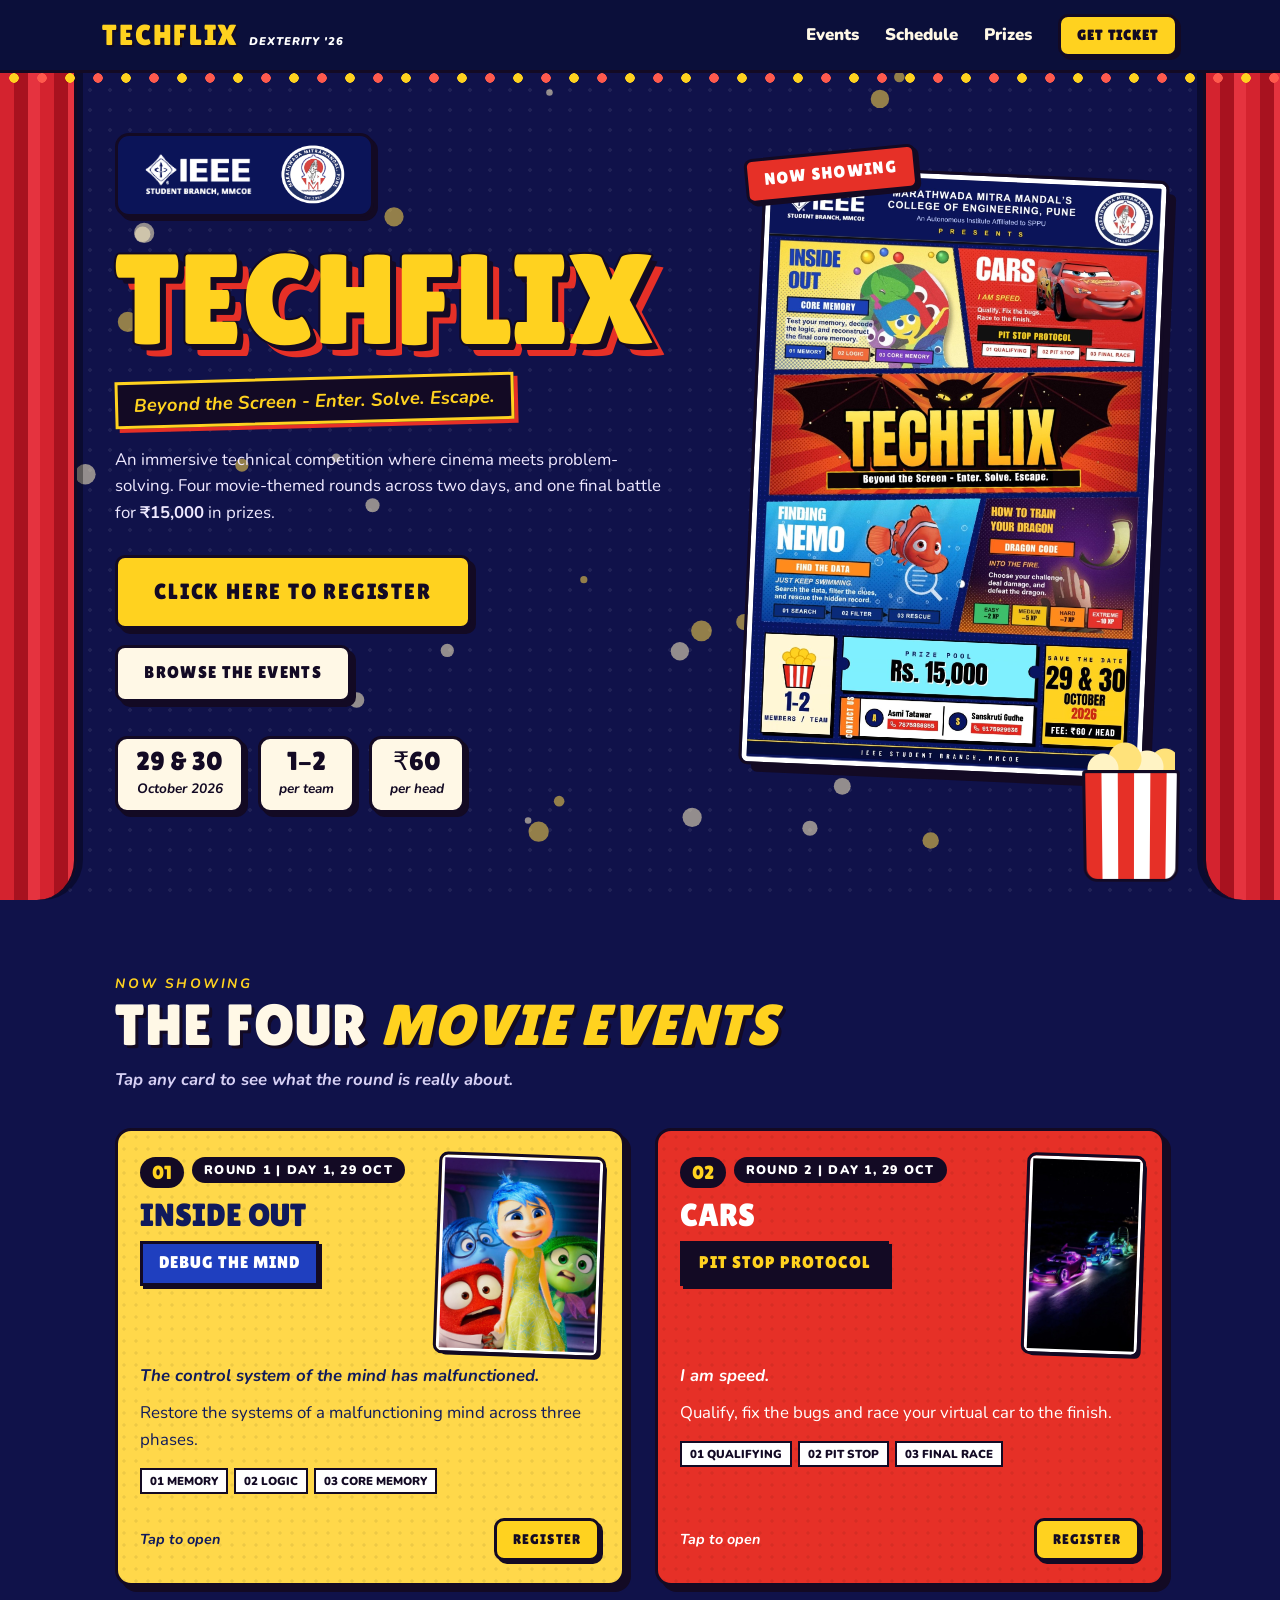
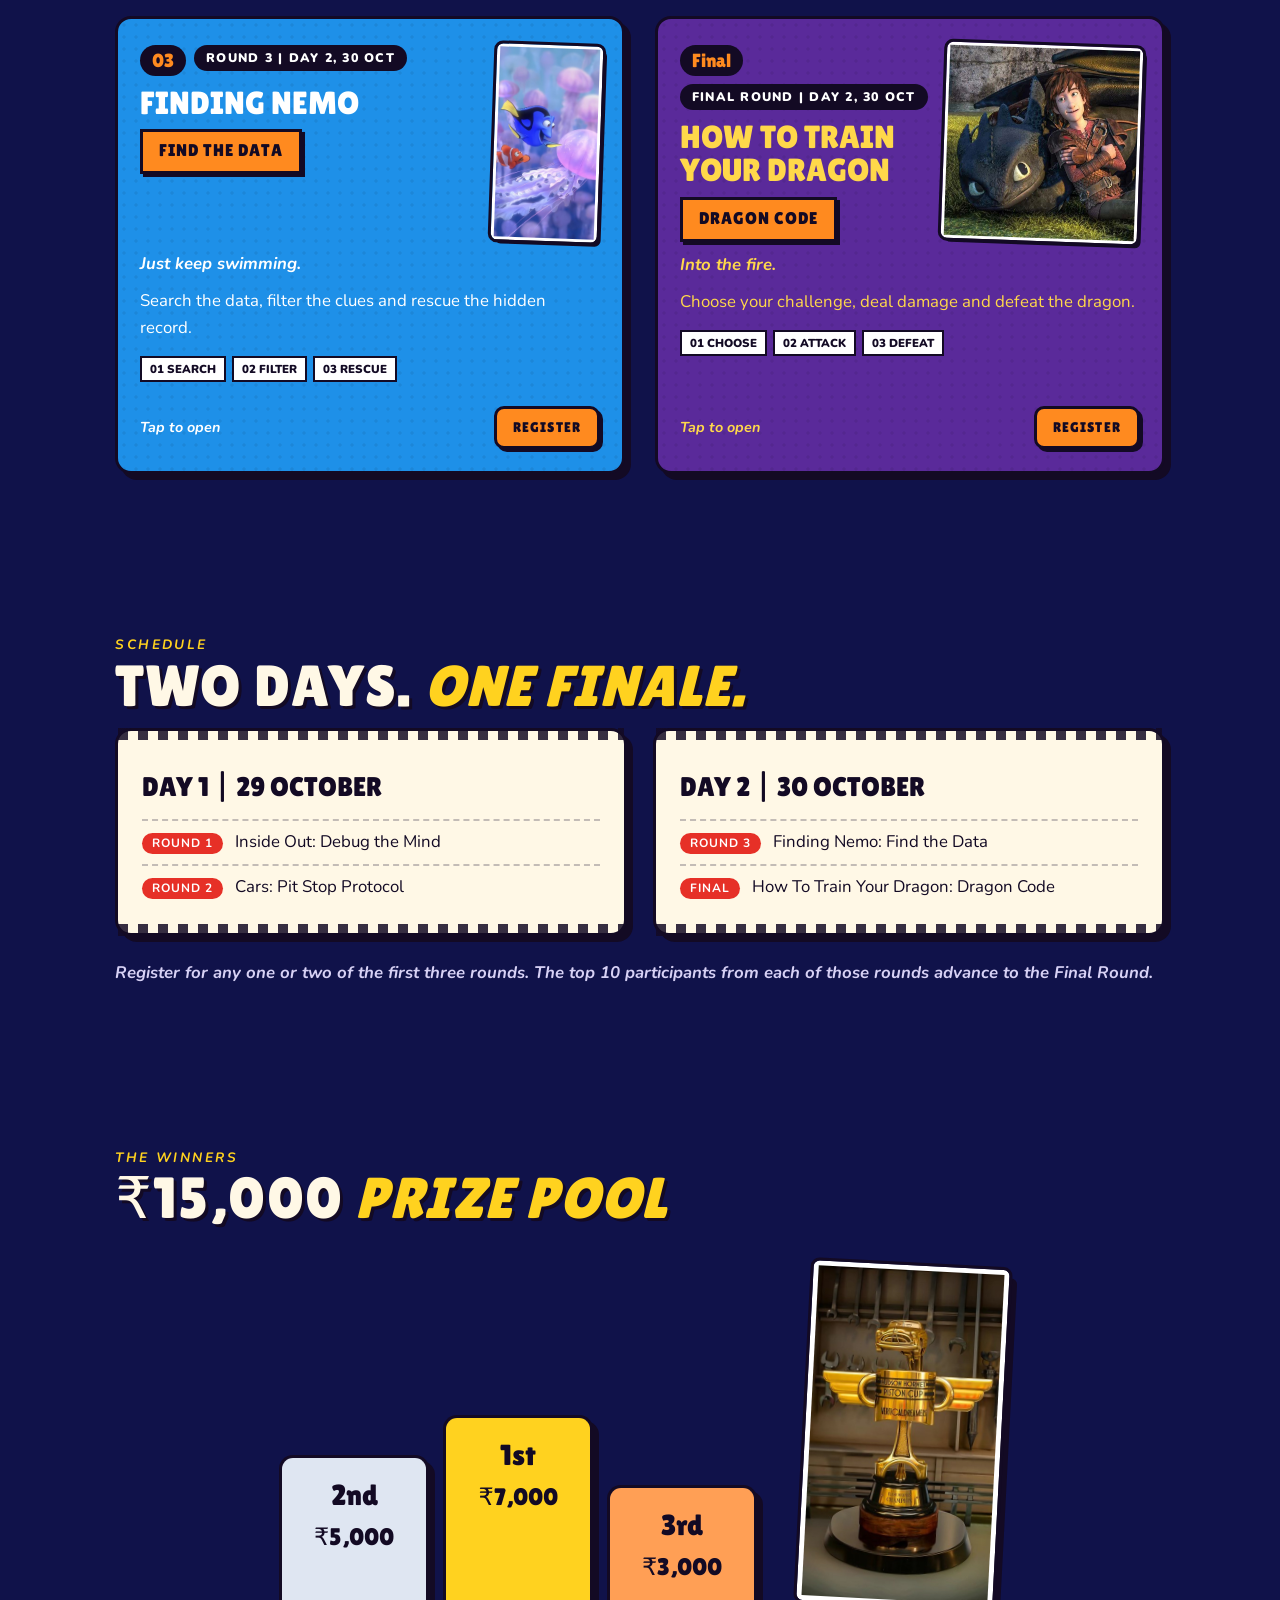
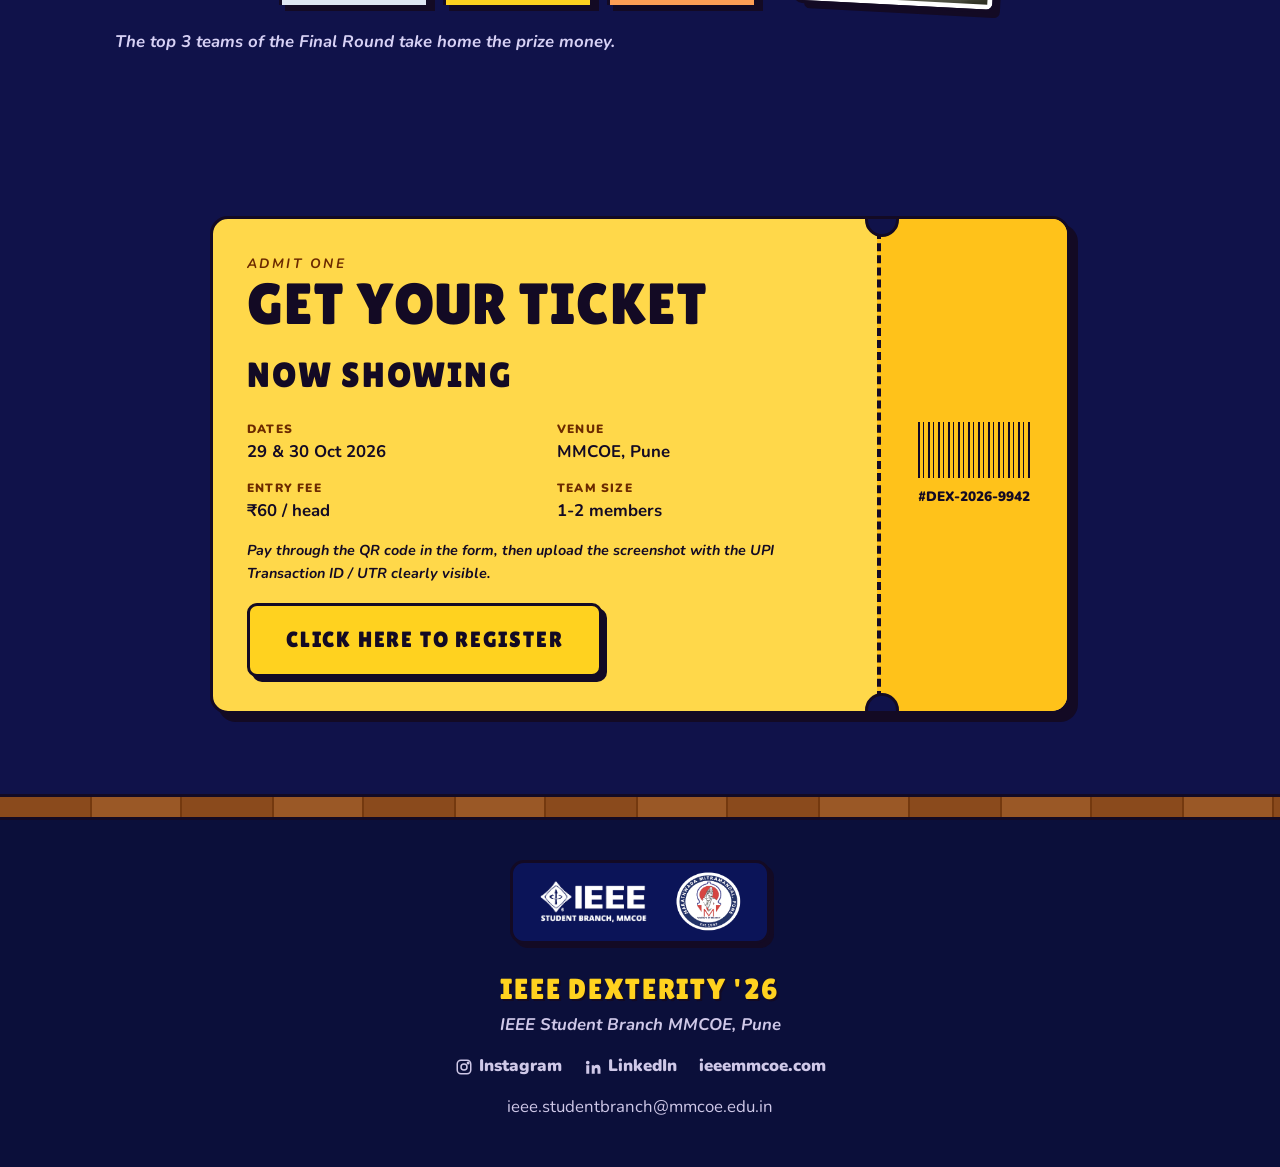
<file: index.html>
<!DOCTYPE html>
<html lang="en">
<head>
  <meta charset="UTF-8">
  <meta name="viewport" content="width=device-width, initial-scale=1.0">
  <title>TECHFLIX | IEEE DEXTERITY '26</title>
  <meta name="description" content="TECHFLIX: movie-themed technical competition at IEEE MMCOE DEXTERITY '26. 29 & 30 October 2026.">
  <link rel="stylesheet" href="assets/css/fonts.css">
  <link rel="stylesheet" href="assets/css/style.css">
</head>
<body>
  <main>
    <section class="hero">
      <div class="hero-text">
        <div class="orgs"><img src="assets/img/ieee-logo.png" alt="IEEE Student Branch MMCOE"><img src="assets/img/mmcoe-logo.png" alt="Marathwada Mitra Mandal's College of Engineering, Pune"></div>
        <h1>TECHFLIX</h1>
        <p class="ribbon tagline-ribbon it">Beyond the Screen - Enter. Solve. Escape.</p>
        <p class="lead">An immersive technical competition where cinema meets problem-solving. Four movie-themed rounds across two days, and one final battle for <strong>₹15,000</strong> in prizes.</p>
        <div class="cta-row">
          <a class="btn big reg-link" target="_blank" rel="noopener">Click here to register</a>
          <a class="btn ghost" href="#events">Browse the events</a>
        </div>
        <ul class="meta">
          <li><b>29 &amp; 30</b><span>October 2026</span></li>
          <li><b>1-2</b><span>per team</span></li>
          <li><b>₹60</b><span>per head</span></li>
        </ul>
      </div>
      <a class="poster-wrap" href="assets/img/poster.jpg" target="_blank" rel="noopener" aria-label="Open the TECHFLIX poster">
        <span class="sticker">Now showing</span>
        <img class="poster" src="assets/img/poster.jpg" alt="TECHFLIX event poster">
      </a>
      <div class="bucket-wrap" aria-hidden="true"><div class="pop"></div><div class="bucket"></div></div>
    </section>

    <section id="events">
      <p class="eyebrow it">Now showing</p>
      <h2>The four <em>movie events</em></h2>
      <p class="sub it">Tap any card to see what the round is really about.</p>
      <div class="grid" id="cards"></div>
    </section>

    <section id="schedule">
      <p class="eyebrow it">Schedule</p>
      <h2>Two days. <em>One finale.</em></h2>
      <div class="days">
        <div class="day reveal"><h3>Day 1 | 29 October</h3><ul>
          <li><b>Round 1</b> Inside Out: Debug the Mind</li>
          <li><b>Round 2</b> Cars: Pit Stop Protocol</li></ul></div>
        <div class="day reveal"><h3>Day 2 | 30 October</h3><ul>
          <li><b>Round 3</b> Finding Nemo: Find the Data</li>
          <li><b>Final</b> How To Train Your Dragon: Dragon Code</li></ul></div>
      </div>
      <p class="rules it">Register for any one or two of the first three rounds. The top 10 participants from each of those rounds advance to the Final Round.</p>
    </section>

    <section id="prizes">
      <p class="eyebrow it">The winners</p>
      <h2>₹15,000 <em>prize pool</em></h2>
      <div class="prize-row reveal">
      <div class="podium">
        <div class="step s2"><b>2nd</b><span>₹5,000</span></div>
        <div class="step s1"><b>1st</b><span>₹7,000</span></div>
        <div class="step s3"><b>3rd</b><span>₹3,000</span></div>
      </div>
      <figure class="trophy"><img src="assets/img/piston-cup.jpg" alt="Piston Cup trophy" loading="lazy"></figure>
      </div>
      <p class="rules it">The top 3 teams of the Final Round take home the prize money.</p>
    </section>

    <section id="ticket">
      <div class="ticket reveal">
        <div class="main">
          <p class="eyebrow dark it">Admit one</p>
          <h2>Get your ticket</h2>
          <div id="countdown"></div>
          <dl class="facts">
            <div><dt>Dates</dt><dd>29 &amp; 30 Oct 2026</dd></div><div><dt>Venue</dt><dd>MMCOE, Pune</dd></div>
            <div><dt>Entry fee</dt><dd>₹60 / head</dd></div><div><dt>Team size</dt><dd>1-2 members</dd></div>
          </dl>
          <p class="note it">Pay through the QR code in the form, then upload the screenshot with the UPI Transaction ID / UTR clearly visible.</p>
          <a class="btn big reg-link" target="_blank" rel="noopener">Click here to register</a>
        </div>
        <div class="stub"><div><div class="barcode"></div><p>#DEX-2026-9942</p></div></div>
      </div>
    </section>
  </main>

  <script src="assets/js/events.js"></script>
  <script src="assets/js/art.js"></script>
  <script src="assets/js/common.js"></script>
  <script src="assets/js/home.js"></script>
</body>
</html>
</file>
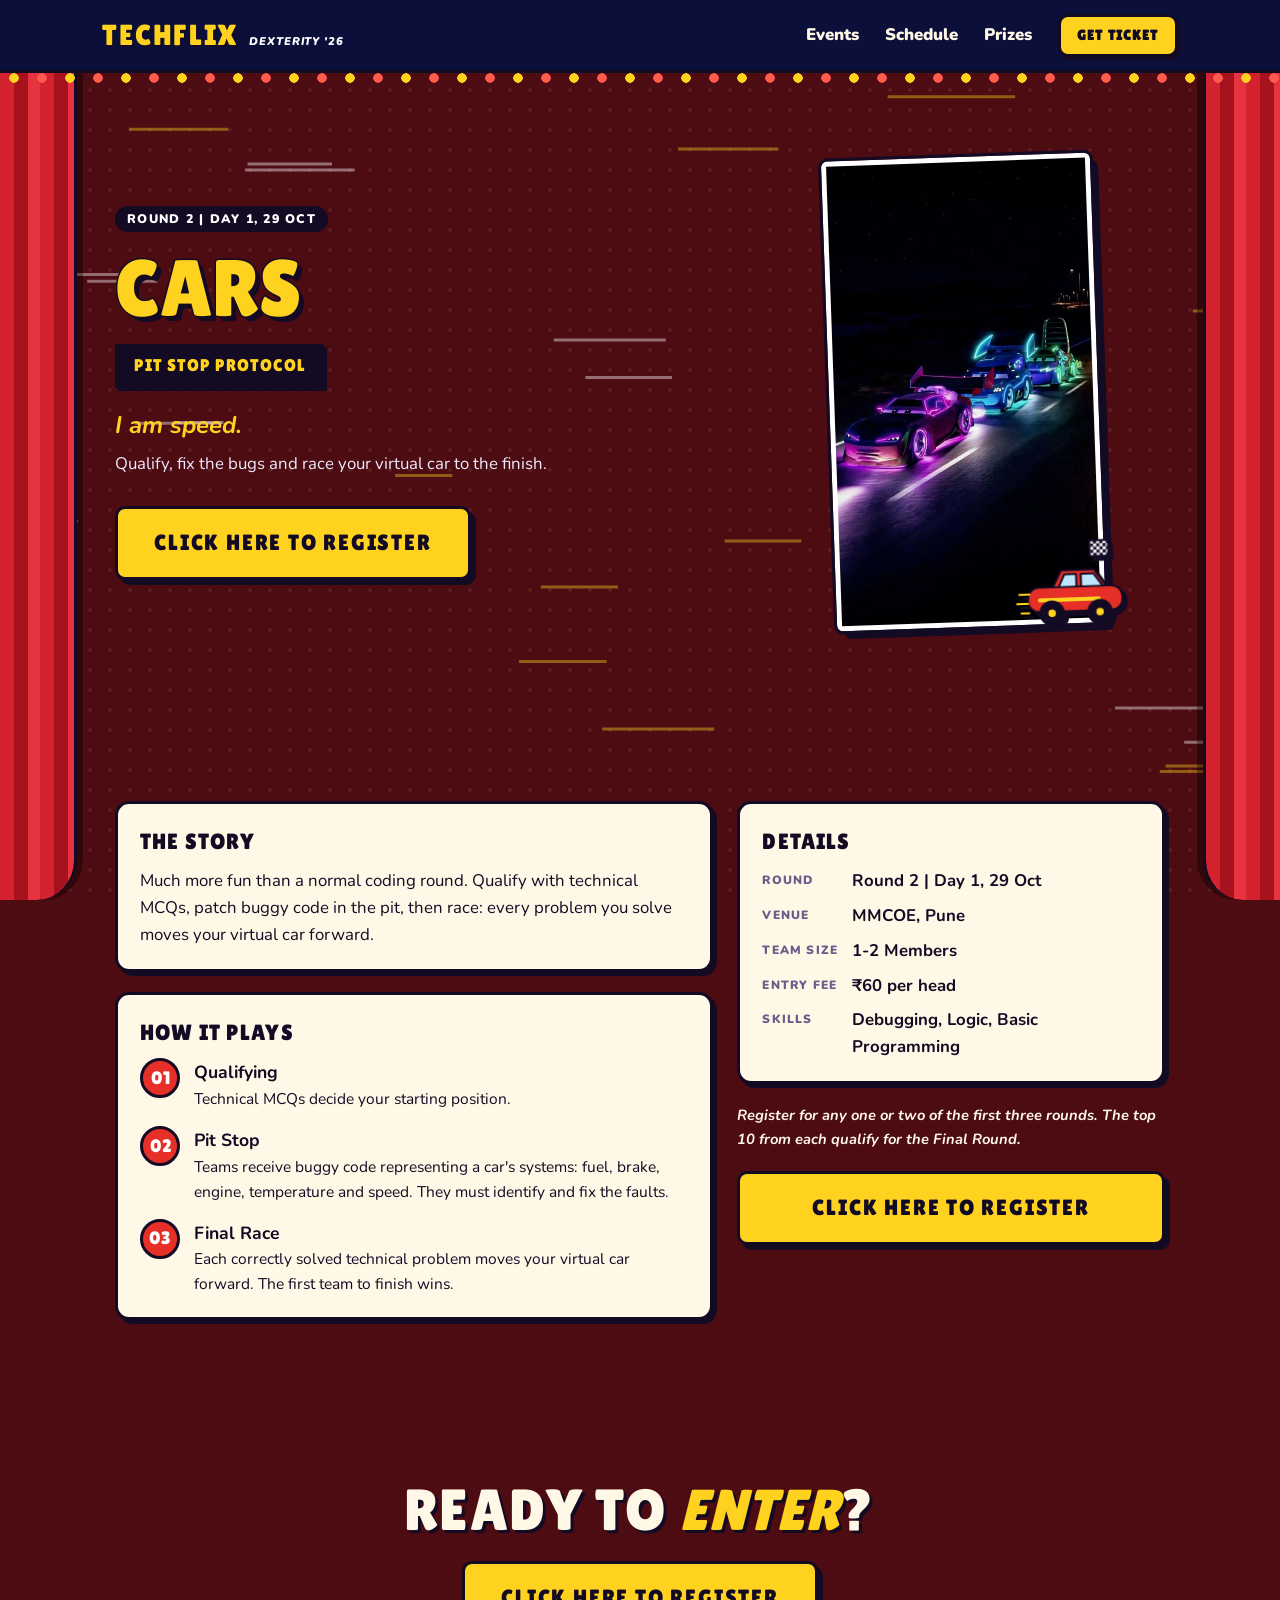
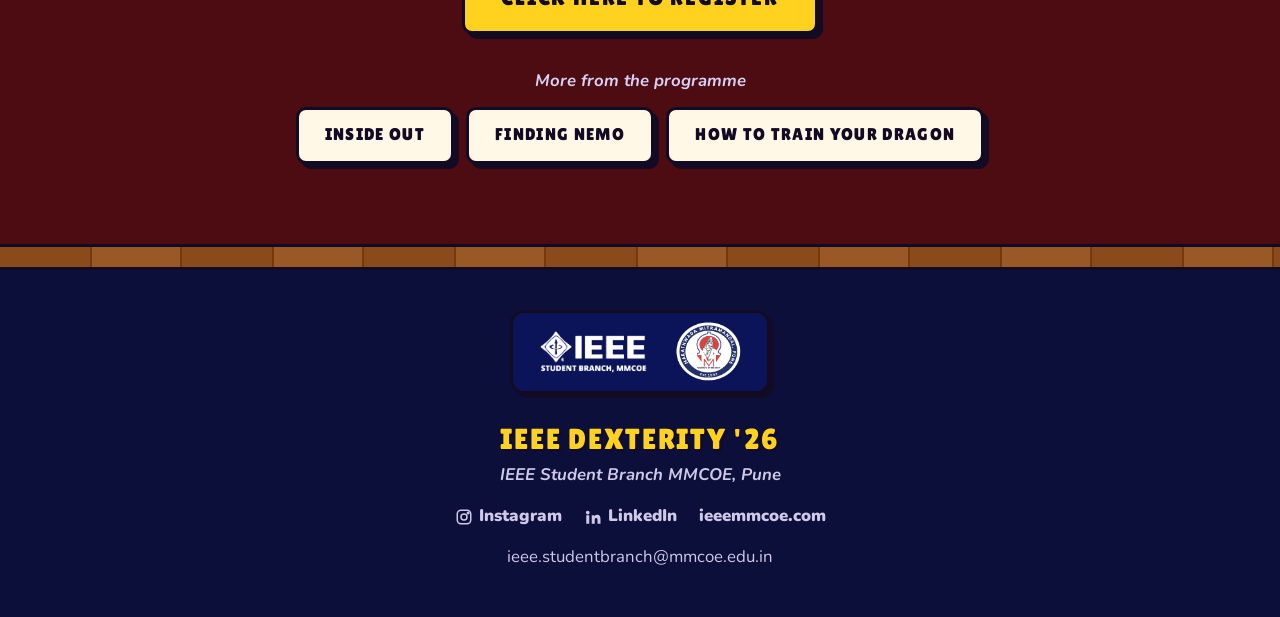
<file: cars.html>
<!DOCTYPE html>
<html lang="en">
<head>
  <meta charset="UTF-8">
  <meta name="viewport" content="width=device-width, initial-scale=1.0">
  <title>Cars | TECHFLIX</title>
  <link rel="stylesheet" href="assets/css/fonts.css">
  <link rel="stylesheet" href="assets/css/style.css">
</head>
<body data-event="cars">
  <main id="app"></main>
  <script src="assets/js/events.js"></script>
  <script src="assets/js/art.js"></script>
  <script src="assets/js/common.js"></script>
  <script src="assets/js/event.js"></script>
</body>
</html>
</file>
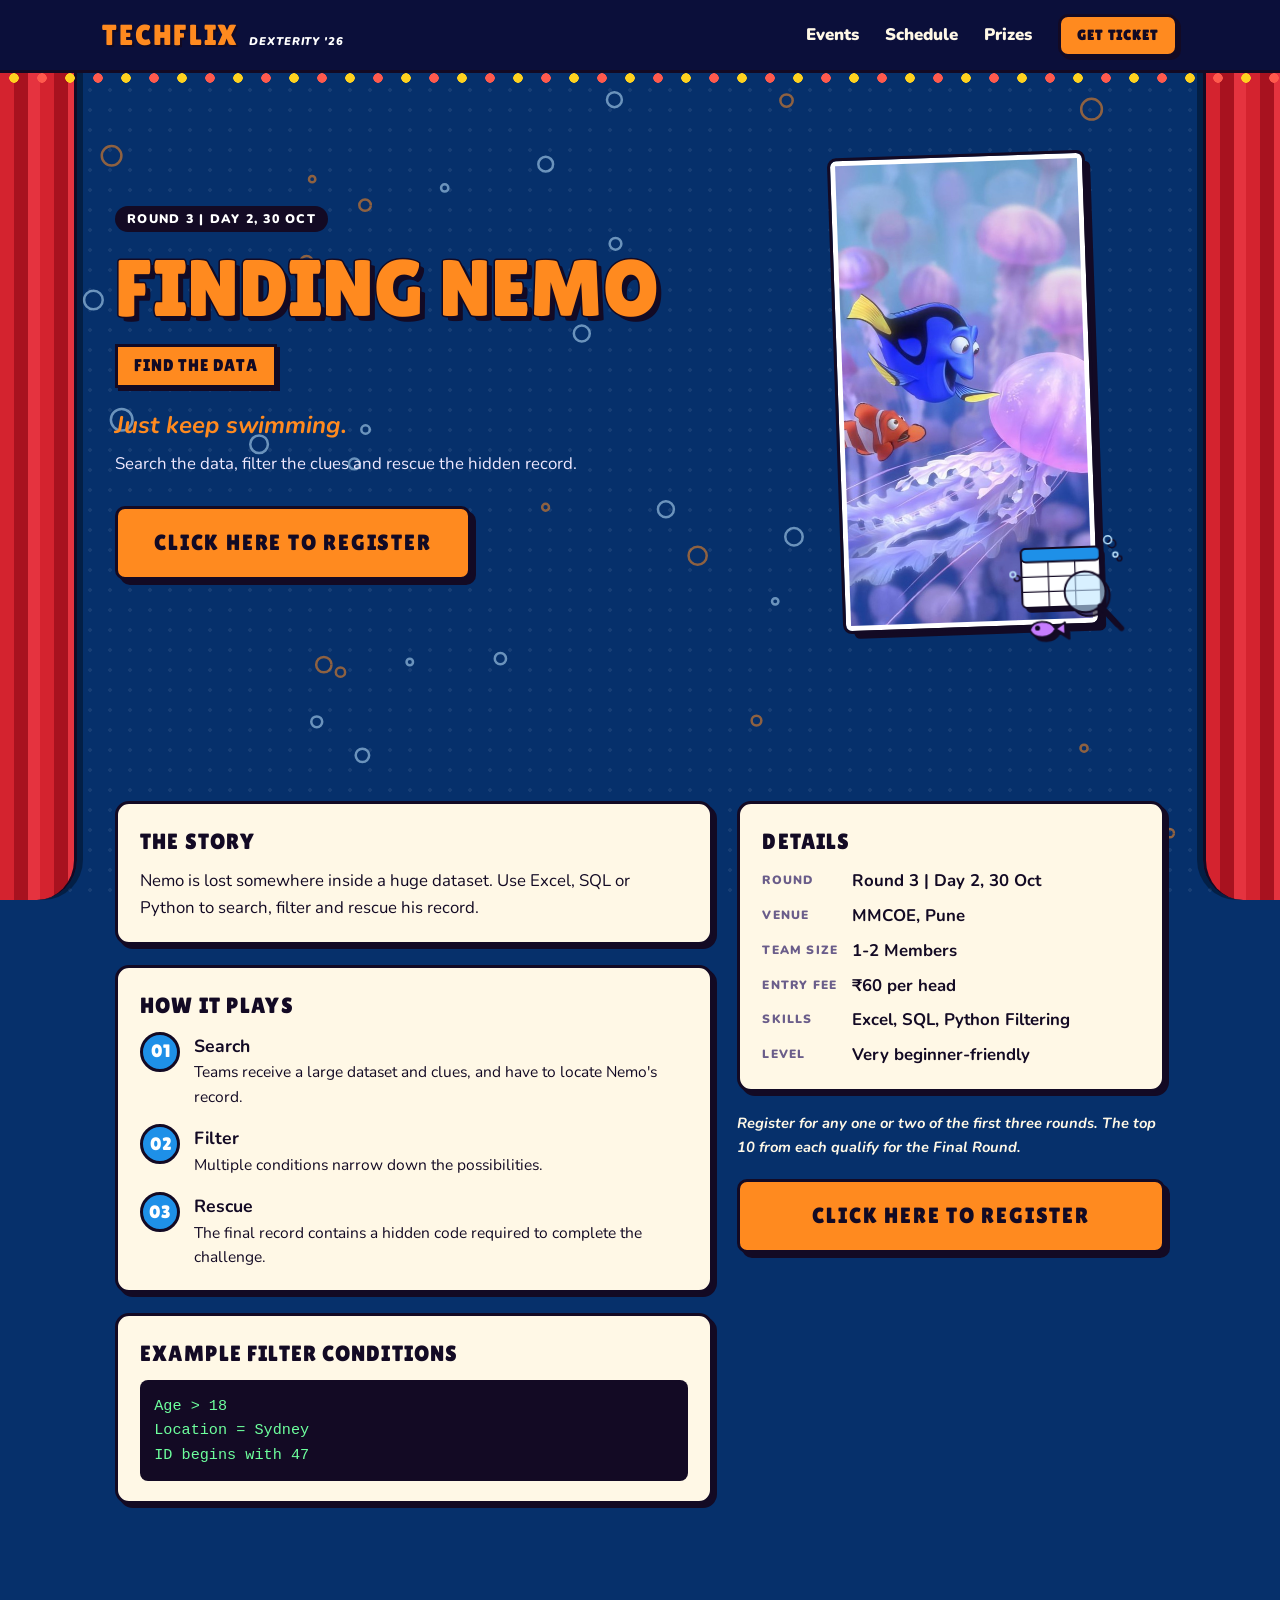
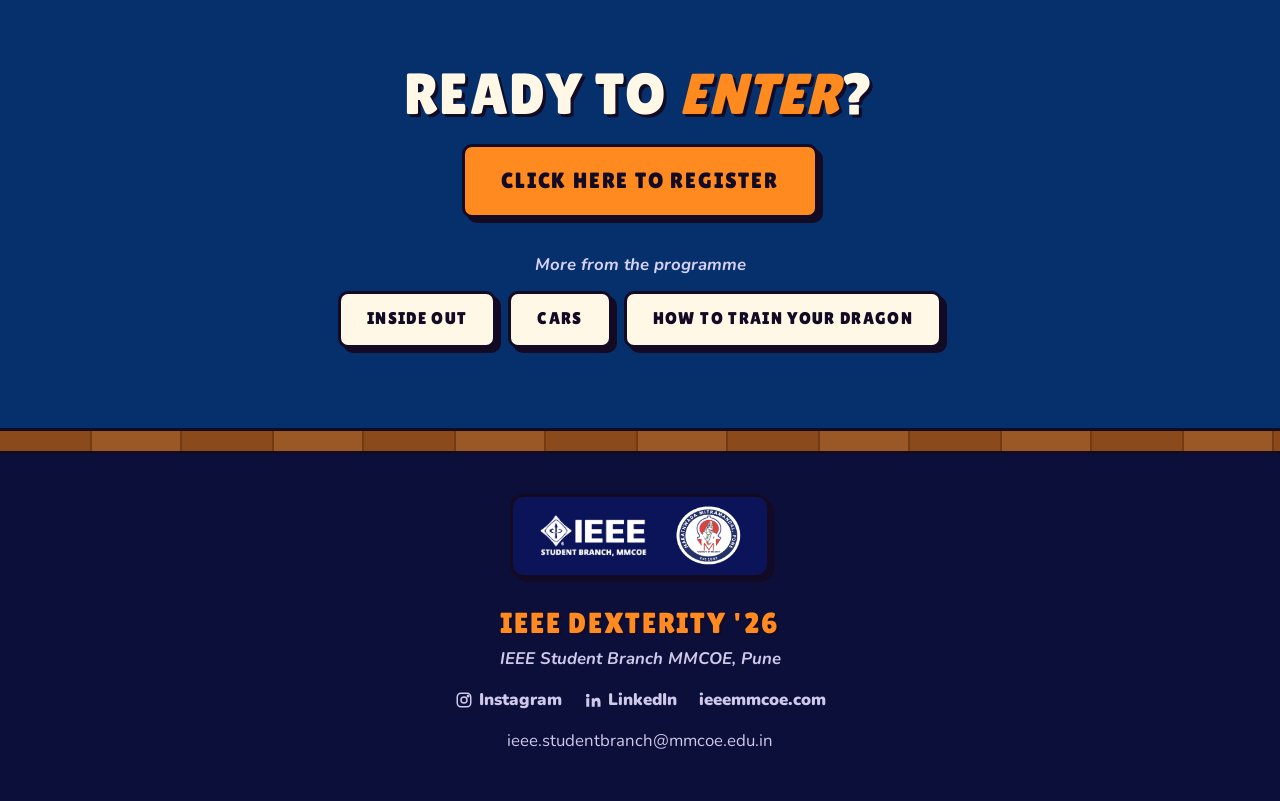
<file: findingnemo.html>
<!DOCTYPE html>
<html lang="en">
<head>
  <meta charset="UTF-8">
  <meta name="viewport" content="width=device-width, initial-scale=1.0">
  <title>Finding Nemo | TECHFLIX</title>
  <link rel="stylesheet" href="assets/css/fonts.css">
  <link rel="stylesheet" href="assets/css/style.css">
</head>
<body data-event="findingnemo">
  <main id="app"></main>
  <script src="assets/js/events.js"></script>
  <script src="assets/js/art.js"></script>
  <script src="assets/js/common.js"></script>
  <script src="assets/js/event.js"></script>
</body>
</html>
</file>
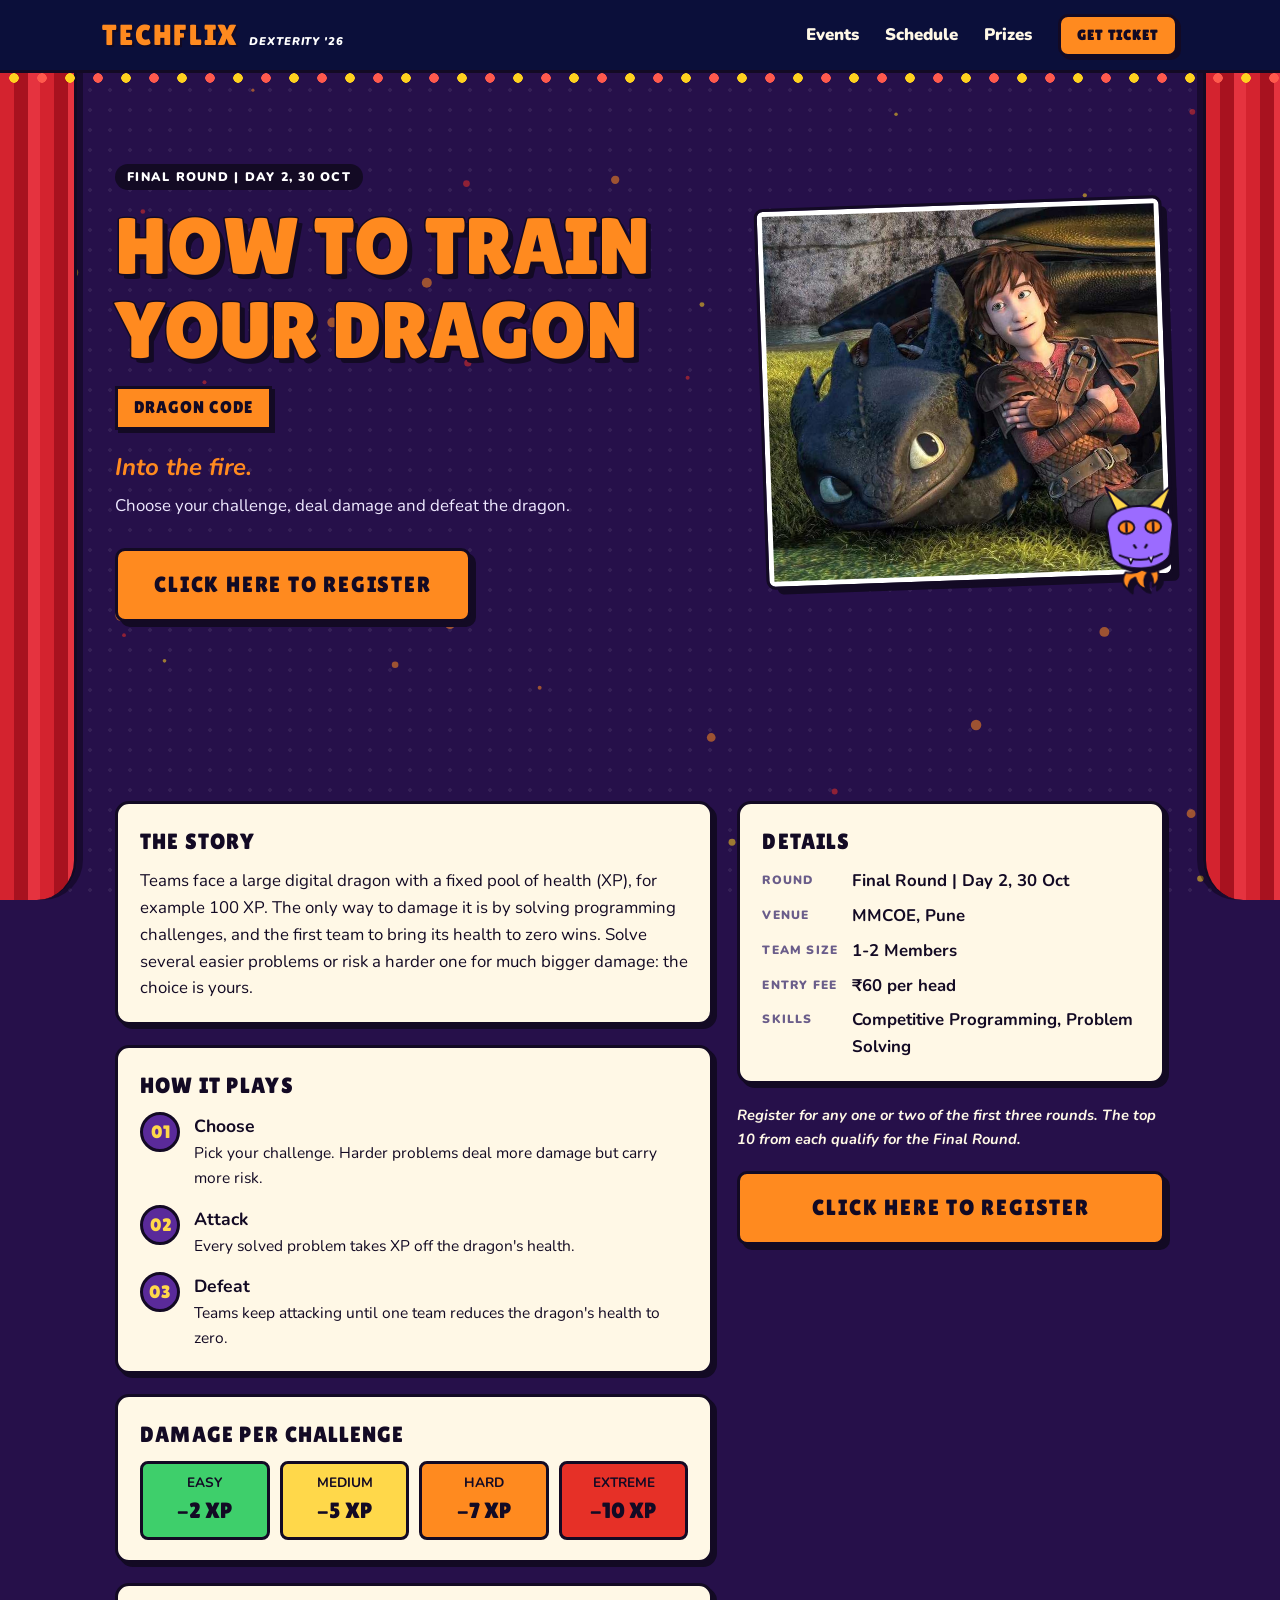
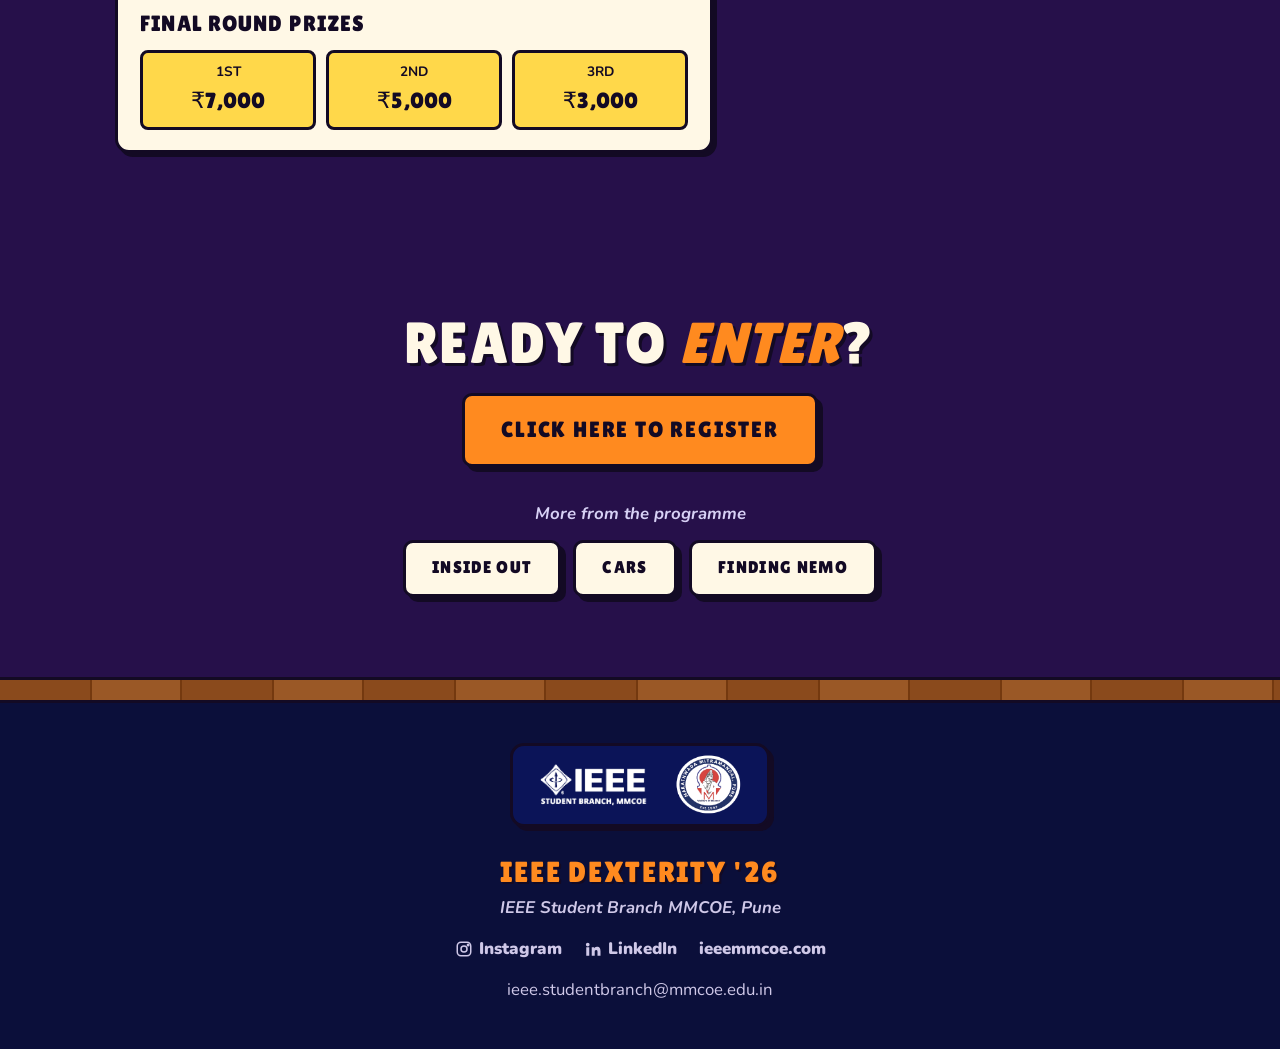
<file: howtotrainyourdragon.html>
<!DOCTYPE html>
<html lang="en">
<head>
  <meta charset="UTF-8">
  <meta name="viewport" content="width=device-width, initial-scale=1.0">
  <title>How To Train Your Dragon | TECHFLIX</title>
  <link rel="stylesheet" href="assets/css/fonts.css">
  <link rel="stylesheet" href="assets/css/style.css">
</head>
<body data-event="dragon">
  <main id="app"></main>
  <script src="assets/js/events.js"></script>
  <script src="assets/js/art.js"></script>
  <script src="assets/js/common.js"></script>
  <script src="assets/js/event.js"></script>
</body>
</html>
</file>
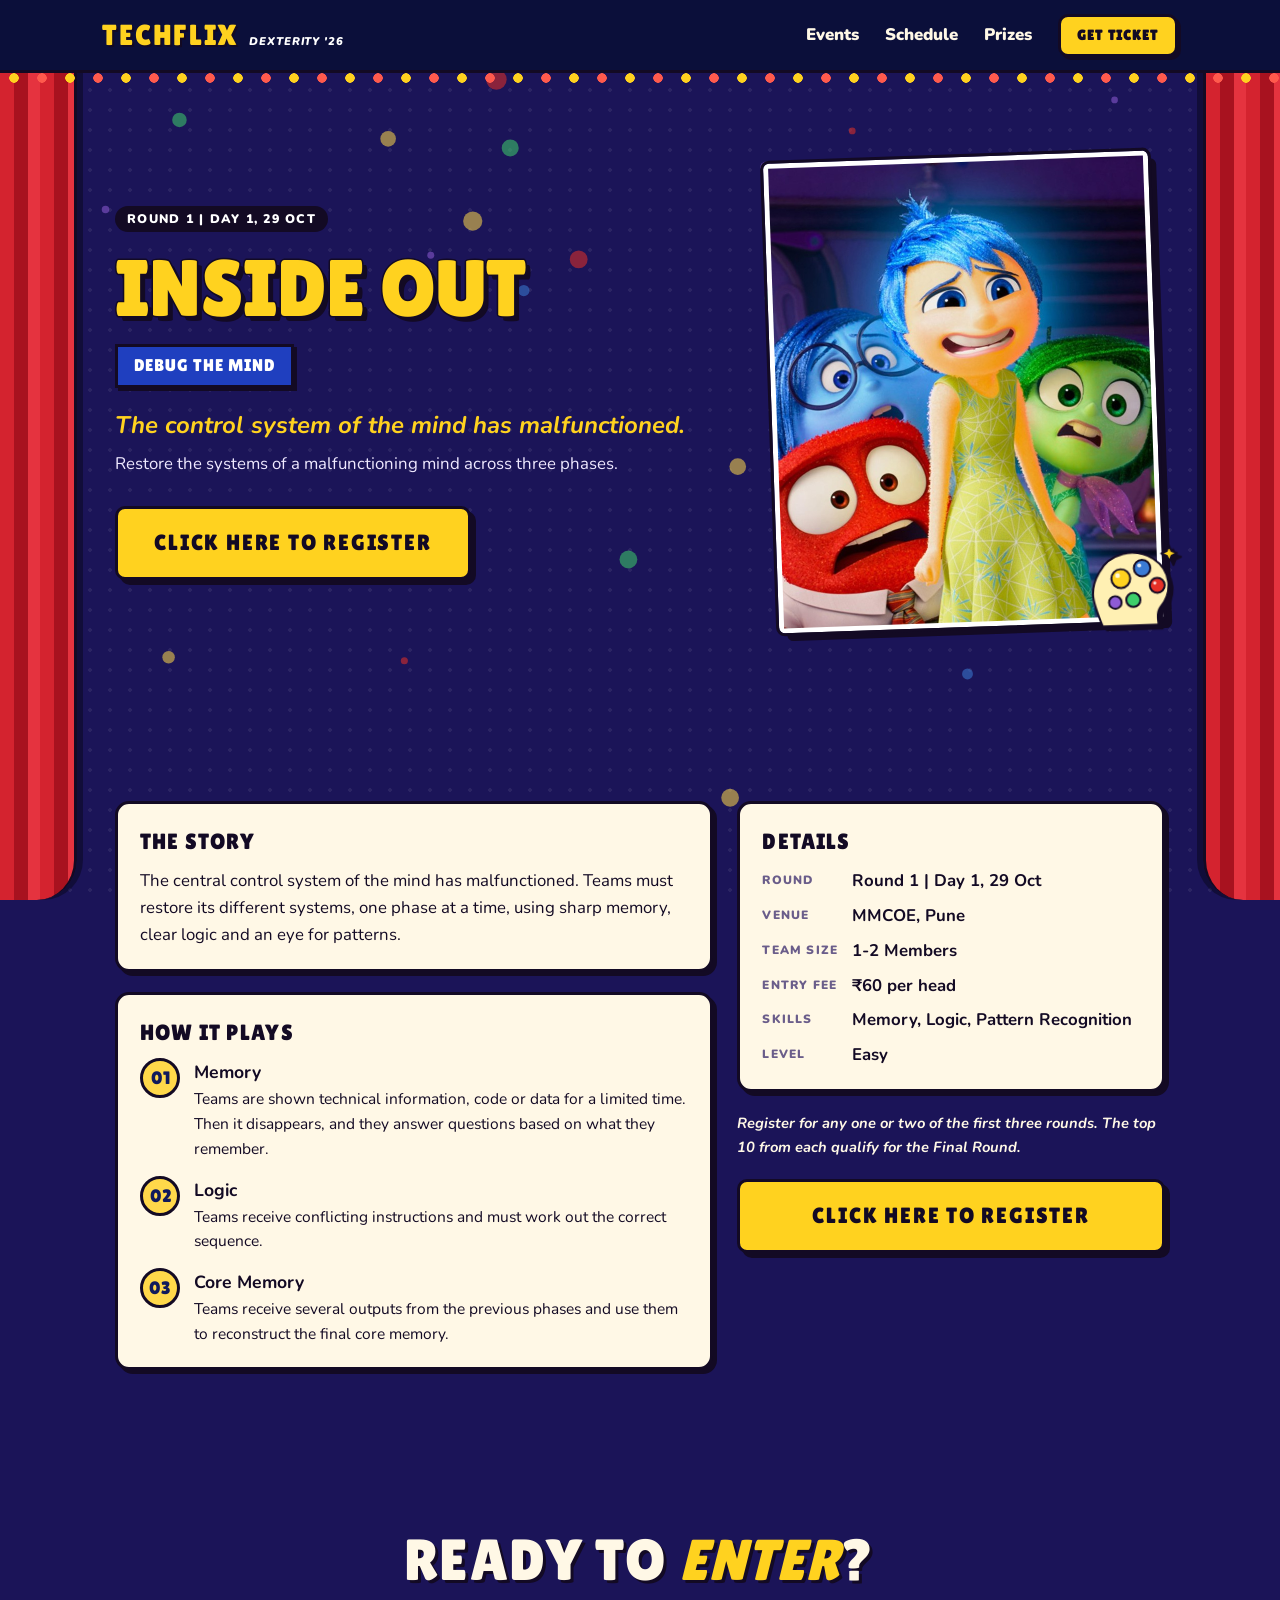
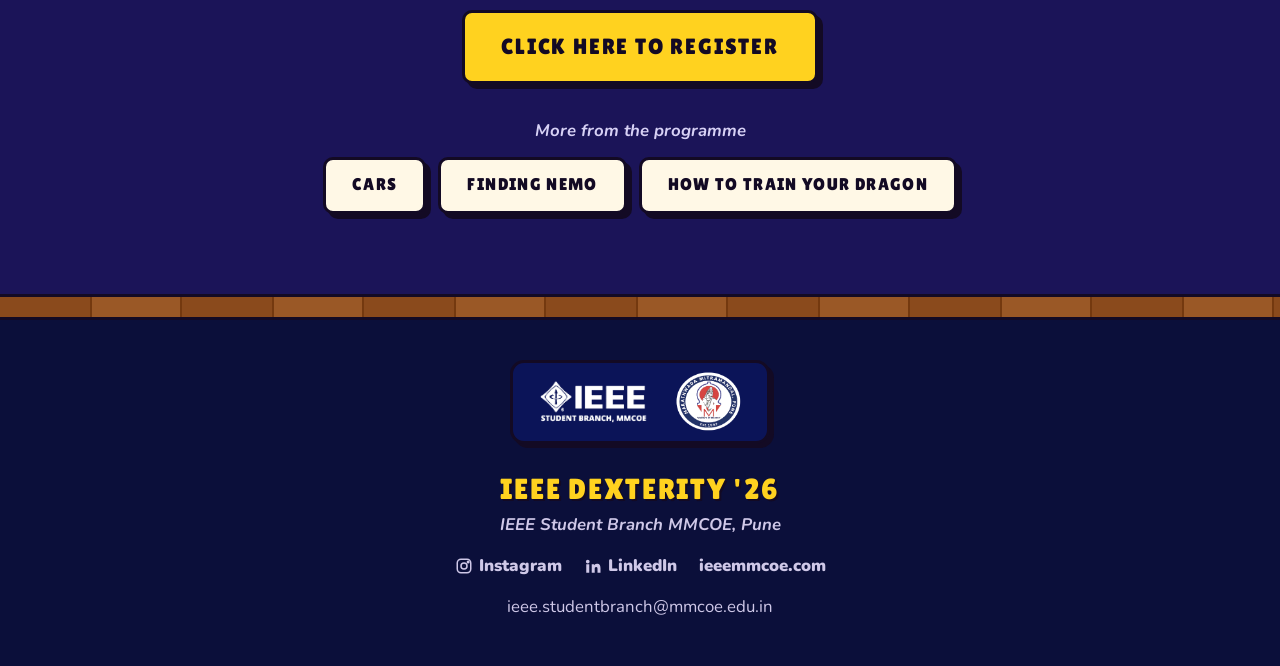
<file: insideout.html>
<!DOCTYPE html>
<html lang="en">
<head>
  <meta charset="UTF-8">
  <meta name="viewport" content="width=device-width, initial-scale=1.0">
  <title>Inside Out | TECHFLIX</title>
  <link rel="stylesheet" href="assets/css/fonts.css">
  <link rel="stylesheet" href="assets/css/style.css">
</head>
<body data-event="insideout">
  <main id="app"></main>
  <script src="assets/js/events.js"></script>
  <script src="assets/js/art.js"></script>
  <script src="assets/js/common.js"></script>
  <script src="assets/js/event.js"></script>
</body>
</html>
</file>
<file: assets/css/fonts.css>
/* Self-hosted fonts (Lilita One, Nunito), so the site works offline and without Google. */
@font-face{font-family:"Lilita One";font-style:normal;font-weight:400;font-display:swap;src:url("../fonts/lilita-one-latin-400-normal.woff2") format("woff2");unicode-range:U+0000-00FF,U+0131,U+0152-0153,U+02BB-02BC,U+02C6,U+02DA,U+02DC,U+0304,U+0308,U+0329,U+2000-206F,U+20AC,U+2122,U+2191,U+2193,U+2212,U+2215,U+FEFF,U+FFFD}
@font-face{font-family:"Nunito";font-style:normal;font-weight:400;font-display:swap;src:url("../fonts/nunito-latin-400-normal.woff2") format("woff2");unicode-range:U+0000-00FF,U+0131,U+0152-0153,U+02BB-02BC,U+02C6,U+02DA,U+02DC,U+0304,U+0308,U+0329,U+2000-206F,U+20AC,U+2122,U+2191,U+2193,U+2212,U+2215,U+FEFF,U+FFFD}
@font-face{font-family:"Nunito";font-style:normal;font-weight:700;font-display:swap;src:url("../fonts/nunito-latin-700-normal.woff2") format("woff2");unicode-range:U+0000-00FF,U+0131,U+0152-0153,U+02BB-02BC,U+02C6,U+02DA,U+02DC,U+0304,U+0308,U+0329,U+2000-206F,U+20AC,U+2122,U+2191,U+2193,U+2212,U+2215,U+FEFF,U+FFFD}
@font-face{font-family:"Nunito";font-style:normal;font-weight:900;font-display:swap;src:url("../fonts/nunito-latin-900-normal.woff2") format("woff2");unicode-range:U+0000-00FF,U+0131,U+0152-0153,U+02BB-02BC,U+02C6,U+02DA,U+02DC,U+0304,U+0308,U+0329,U+2000-206F,U+20AC,U+2122,U+2191,U+2193,U+2212,U+2215,U+FEFF,U+FFFD}
@font-face{font-family:"Nunito";font-style:italic;font-weight:700;font-display:swap;src:url("../fonts/nunito-latin-700-italic.woff2") format("woff2");unicode-range:U+0000-00FF,U+0131,U+0152-0153,U+02BB-02BC,U+02C6,U+02DA,U+02DC,U+0304,U+0308,U+0329,U+2000-206F,U+20AC,U+2122,U+2191,U+2193,U+2212,U+2215,U+FEFF,U+FFFD}
@font-face{font-family:"Nunito";font-style:italic;font-weight:900;font-display:swap;src:url("../fonts/nunito-latin-900-italic.woff2") format("woff2");unicode-range:U+0000-00FF,U+0131,U+0152-0153,U+02BB-02BC,U+02C6,U+02DA,U+02DC,U+0304,U+0308,U+0329,U+2000-206F,U+20AC,U+2122,U+2191,U+2193,U+2212,U+2215,U+FEFF,U+FFFD}
@font-face{font-family:"Lilita One";font-style:normal;font-weight:400;font-display:swap;src:url("../fonts/lilita-one-latin-ext-400-normal.woff2") format("woff2");unicode-range:U+0100-02BA,U+02BD-02C5,U+02C7-02CC,U+02CE-02D7,U+02DD-02FF,U+0304,U+0308,U+0329,U+1D00-1DBF,U+1E00-1E9F,U+1EF2-1EFF,U+2020,U+20A0-20AB,U+20AD-20C0,U+2113,U+2C60-2C7F,U+A720-A7FF}
@font-face{font-family:"Nunito";font-style:normal;font-weight:400;font-display:swap;src:url("../fonts/nunito-latin-ext-400-normal.woff2") format("woff2");unicode-range:U+0100-02BA,U+02BD-02C5,U+02C7-02CC,U+02CE-02D7,U+02DD-02FF,U+0304,U+0308,U+0329,U+1D00-1DBF,U+1E00-1E9F,U+1EF2-1EFF,U+2020,U+20A0-20AB,U+20AD-20C0,U+2113,U+2C60-2C7F,U+A720-A7FF}
@font-face{font-family:"Nunito";font-style:normal;font-weight:700;font-display:swap;src:url("../fonts/nunito-latin-ext-700-normal.woff2") format("woff2");unicode-range:U+0100-02BA,U+02BD-02C5,U+02C7-02CC,U+02CE-02D7,U+02DD-02FF,U+0304,U+0308,U+0329,U+1D00-1DBF,U+1E00-1E9F,U+1EF2-1EFF,U+2020,U+20A0-20AB,U+20AD-20C0,U+2113,U+2C60-2C7F,U+A720-A7FF}
@font-face{font-family:"Nunito";font-style:normal;font-weight:900;font-display:swap;src:url("../fonts/nunito-latin-ext-900-normal.woff2") format("woff2");unicode-range:U+0100-02BA,U+02BD-02C5,U+02C7-02CC,U+02CE-02D7,U+02DD-02FF,U+0304,U+0308,U+0329,U+1D00-1DBF,U+1E00-1E9F,U+1EF2-1EFF,U+2020,U+20A0-20AB,U+20AD-20C0,U+2113,U+2C60-2C7F,U+A720-A7FF}
@font-face{font-family:"Nunito";font-style:italic;font-weight:700;font-display:swap;src:url("../fonts/nunito-latin-ext-700-italic.woff2") format("woff2");unicode-range:U+0100-02BA,U+02BD-02C5,U+02C7-02CC,U+02CE-02D7,U+02DD-02FF,U+0304,U+0308,U+0329,U+1D00-1DBF,U+1E00-1E9F,U+1EF2-1EFF,U+2020,U+20A0-20AB,U+20AD-20C0,U+2113,U+2C60-2C7F,U+A720-A7FF}
@font-face{font-family:"Nunito";font-style:italic;font-weight:900;font-display:swap;src:url("../fonts/nunito-latin-ext-900-italic.woff2") format("woff2");unicode-range:U+0100-02BA,U+02BD-02C5,U+02C7-02CC,U+02CE-02D7,U+02DD-02FF,U+0304,U+0308,U+0329,U+1D00-1DBF,U+1E00-1E9F,U+1EF2-1EFF,U+2020,U+20A0-20AB,U+20AD-20C0,U+2113,U+2C60-2C7F,U+A720-A7FF}
</file>
<file: assets/css/style.css>
:root {
  --bg: #10124a;
  --c1: #ffd21f;
  --c2: #e63027;
  --card: #ffd84a;
  --card-ink: #101a5c;
  --ribbon: #1f3fbf;
  --ribbon-ink: #fff;
  --ink: #130a24;
  --paper: #fff8e6;
  --text: #fff8e6;
  --display: "Lilita One", "Arial Rounded MT Bold", system-ui, sans-serif;
  --body: "Nunito", system-ui, sans-serif;
  --outline: 3px solid var(--ink);
  --pop: 6px 6px 0 var(--ink);
}
* { box-sizing: border-box; margin: 0; padding: 0; }
html { scroll-behavior: smooth; scroll-padding-top: 90px; }
body {
  background: var(--bg); color: var(--text); font-family: var(--body);
  font-size: 1.05rem; line-height: 1.6; min-height: 100vh; overflow-x: hidden;
}
body::before { /* comic halftone dots on a solid colour */
  content: ""; position: fixed; inset: 0; z-index: -2; pointer-events: none;
  background: radial-gradient(rgba(255,255,255,.07) 1.6px, transparent 1.8px) 0 0 / 20px 20px;
}
a { color: inherit; text-decoration: none; }
img { max-width: 100%; display: block; }
main { position: relative; z-index: 1; }
.it { font-style: italic; font-weight: 700; }
em { font-style: italic; color: var(--c1); }
#bg { position: fixed; inset: 0; z-index: -1; width: 100%; height: 100%; pointer-events: none; }

/* ---- Theatre curtains (open on load, then stay as side drapes) ---- */
.curtain {
  position: fixed; top: 0; bottom: 0; width: clamp(34px, 6vw, 90px); z-index: 2; pointer-events: none;
  background: repeating-linear-gradient(90deg, #d4232f 0 14px, #a8121f 14px 28px, #e5333f 28px 40px);
  animation: open 2.4s .3s cubic-bezier(.7, 0, .2, 1) backwards;
}
.curtain.l { left: 0; border-right: var(--outline); box-shadow: 6px 0 0 rgba(0,0,0,.35); border-radius: 0 0 40px 0; }
.curtain.r { right: 0; border-left: var(--outline); box-shadow: -6px 0 0 rgba(0,0,0,.35); border-radius: 0 0 0 40px; }
@keyframes open { from { width: 52vw; } }

/* ---- Nav ---- */
.nav {
  position: sticky; top: 0; z-index: 20; display: flex; justify-content: space-between; align-items: center;
  padding: 12px clamp(40px, 8vw, 110px); background: #0b0f3a; border-bottom: var(--outline);
}
.brand { font-family: var(--display); font-size: 1.8rem; letter-spacing: .06em; color: var(--c1);
  text-shadow: 2px 2px 0 var(--ink); display: flex; align-items: baseline; gap: 10px; }
.brand small { font-family: var(--body); font-style: italic; font-weight: 900; font-size: .7rem; color: #fff; letter-spacing: .08em; text-shadow: none; }
.nav ul { display: flex; gap: 26px; list-style: none; align-items: center; font-weight: 800; }
.nav ul a:not(.btn):hover { color: var(--c1); }
.lights { position: absolute; left: 0; right: 0; top: 100%; height: 16px; pointer-events: none; }
.lights::before, .lights::after { content: ""; position: absolute; inset: 0; animation: blink 1.2s steps(1) infinite; }
.lights::before { background: radial-gradient(circle 5px at 14px 8px, #ffd21f 90%, transparent) 0 0 / 56px 16px repeat-x; }
.lights::after { background: radial-gradient(circle 5px at 42px 8px, #ff5a4d 90%, transparent) 0 0 / 56px 16px repeat-x; animation-delay: -.6s; }
@keyframes blink { 50% { opacity: .25; } }

/* ---- Buttons ---- */
.btn {
  display: inline-block; font-family: var(--display); text-transform: uppercase; letter-spacing: .08em;
  font-size: 1.05rem; padding: 12px 26px; color: var(--ink); background: var(--c1); cursor: pointer;
  border: var(--outline); border-radius: 10px; box-shadow: 5px 5px 0 var(--ink);
  transition: transform .15s, box-shadow .15s;
}
.btn:hover { transform: translate(-2px, -2px) rotate(-1deg); box-shadow: 8px 8px 0 var(--ink); }
.btn:active { transform: translate(3px, 3px); box-shadow: 2px 2px 0 var(--ink); }
.btn.big { font-size: 1.4rem; padding: 16px 36px; }
.btn.sm { font-size: .9rem; padding: 7px 16px; box-shadow: 3px 3px 0 var(--ink); }
.btn.ghost { background: var(--paper); }

/* ---- Common blocks ---- */
section { padding: 80px clamp(48px, 9vw, 130px); max-width: 1320px; margin: 0 auto; }
h2 { font-family: var(--display); font-weight: 400; text-transform: uppercase; letter-spacing: .02em;
  font-size: clamp(2.2rem, 5vw, 3.6rem); line-height: 1.05; margin-bottom: 12px; text-shadow: 3px 3px 0 var(--ink); }
.eyebrow { color: var(--c1); letter-spacing: .18em; text-transform: uppercase; font-size: .85rem; }
.eyebrow.dark { color: #6b2a00; }
.sub { color: #d7d1f5; margin-bottom: 34px; }
.ribbon { display: inline-block; font-family: var(--display); text-transform: uppercase; letter-spacing: .06em;
  background: var(--ribbon); color: var(--ribbon-ink); padding: 6px 16px; border: var(--outline); box-shadow: 3px 3px 0 var(--ink); }
.chip-round { display: inline-block; font-weight: 900; font-size: .78rem; letter-spacing: .1em; text-transform: uppercase;
  padding: 3px 12px; border-radius: 999px; background: var(--ink); color: #fff; }
.reveal { opacity: 0; transform: translateY(26px); transition: opacity .6s, transform .6s; }
.reveal.in { opacity: 1; transform: none; }

/* ---- Hero ---- */
.hero { display: grid; grid-template-columns: 1.15fr .85fr; gap: 56px; align-items: center; min-height: 90vh; position: relative; padding-top: 60px; }
.presents { color: var(--c1); letter-spacing: .12em; text-transform: uppercase; font-size: .9rem; }
.hero h1 { font-family: var(--display); font-weight: 400; font-size: clamp(3.8rem, 11vw, 8rem); line-height: 1;
  color: var(--c1); -webkit-text-stroke: 4px var(--ink); paint-order: stroke fill;
  text-shadow: 6px 6px 0 var(--ink), 12px 12px 0 var(--c2); animation: pop 1s 1.2s cubic-bezier(.3, 1.6, .5, 1) backwards; }
@keyframes pop { from { transform: scale(.3) rotate(-8deg); opacity: 0; } }
.tagline-ribbon { background: var(--ink); color: var(--c1); border-color: var(--c1); font-family: var(--body); font-size: 1.15rem;
  text-transform: none; letter-spacing: 0; transform: rotate(-1.5deg); margin: 14px 0 22px; box-shadow: 4px 4px 0 var(--c2); }
.lead { max-width: 560px; color: #efe9ff; margin-bottom: 28px; }
.cta-row { display: flex; gap: 16px; flex-wrap: wrap; }
.meta { display: flex; gap: 14px; list-style: none; margin-top: 34px; flex-wrap: wrap; }
.meta li { background: var(--paper); color: var(--ink); border: var(--outline); border-radius: 12px; padding: 8px 18px;
  box-shadow: 4px 4px 0 var(--ink); text-align: center; }
.meta b { display: block; font-family: var(--display); font-weight: 400; font-size: 1.6rem; line-height: 1.1; }
.meta span { font-style: italic; font-weight: 700; font-size: .85rem; }
.poster-wrap { position: relative; display: block; max-width: 400px; justify-self: center; transform: rotate(2.5deg); transition: transform .3s; }
.poster-wrap:hover { transform: rotate(0) scale(1.03); }
.poster { border: 5px solid #fff; outline: var(--outline); border-radius: 6px; box-shadow: 10px 10px 0 var(--ink); background: var(--paper); }
.sticker { position: absolute; top: -18px; left: -22px; z-index: 2; font-family: var(--display); letter-spacing: .08em; text-transform: uppercase;
  background: var(--c2); color: #fff; padding: 6px 16px; border: var(--outline); border-radius: 8px; transform: rotate(-8deg); box-shadow: 3px 3px 0 var(--ink); }

/* Popcorn bucket, drawn in CSS */
.bucket-wrap { position: absolute; right: calc(6vw + 24px); bottom: 10px; width: 96px; animation: jump 1.1s 1s backwards cubic-bezier(.3, 1.4, .5, 1); }
@keyframes jump { 0% { transform: translateY(190px) rotate(-18deg); opacity: 0; } 100% { transform: none; opacity: 1; } }
.bucket { height: 112px; border: var(--outline); clip-path: none; border-radius: 4px 4px 14px 14px;
  background: repeating-linear-gradient(90deg, #e63027 0 16px, #fff 16px 32px); transform: perspective(200px) rotateX(-4deg); }
.pop { height: 46px; margin: 0 4px -14px; background:
  radial-gradient(circle at 16px 30px, #fff3c4 15px, transparent 16px), radial-gradient(circle at 38px 20px, #ffe27a 16px, transparent 17px),
  radial-gradient(circle at 60px 28px, #fff3c4 16px, transparent 17px), radial-gradient(circle at 78px 24px, #ffe27a 14px, transparent 15px); }
.kernel { position: fixed; z-index: 30; width: 14px; height: 14px; border-radius: 50%; pointer-events: none;
  background: radial-gradient(circle at 35% 35%, #fffbe6, #f4d77a); border: 2px solid var(--ink); animation: fly 2.6s ease-in forwards; }
@keyframes fly { 45% { transform: translate(calc(var(--x) * .6), var(--y)); } 100% { transform: translate(var(--x), 45vh) rotate(540deg); opacity: 0; } }

/* ---- Event cards ---- */
.grid { display: grid; grid-template-columns: repeat(2, 1fr); gap: 30px; }
.card { position: relative; background: var(--card); color: var(--card-ink); border: var(--outline); border-radius: 16px;
  box-shadow: var(--pop); padding: 26px 22px 22px; display: flex; flex-direction: column; gap: 10px; cursor: pointer; overflow: hidden;
  transition: transform .2s, box-shadow .2s, opacity .6s; }
.card::before { content: ""; position: absolute; inset: 0; pointer-events: none; opacity: .5;
  background: radial-gradient(rgba(0,0,0,.14) 1.5px, transparent 1.7px) 0 0 / 12px 12px; }
.card > * { position: relative; }
.card:hover, .card:focus-visible { transform: translate(-3px, -6px) rotate(-1deg); box-shadow: 10px 12px 0 var(--ink); outline: none; }
.card h3 { font-family: var(--display); font-weight: 400; font-size: 2rem; line-height: 1.05; text-transform: uppercase; }
.card .num { font-family: var(--display); font-size: 1.2rem; background: var(--ink);
  color: var(--c1); padding: 0 12px; border-radius: 999px; }
.card .ribbon { align-self: flex-start; }
.card .chip-round { align-self: flex-start; }
.steps { list-style: none; display: flex; flex-wrap: wrap; gap: 6px; margin-top: 4px; }
.steps li { font-size: .72rem; font-weight: 900; text-transform: uppercase; background: #fff; color: var(--ink);
  border: 2px solid var(--ink); padding: 2px 8px; }
.card-foot { margin-top: auto; padding-top: 14px; display: flex; justify-content: space-between; align-items: center; }
.hint { font-size: .9rem; }

/* ---- Expanding sheet ---- */
.backdrop { position: fixed; inset: 0; z-index: 40; background: rgba(8, 6, 24, .75); opacity: 0; transition: opacity .4s; }
.backdrop.show { opacity: 1; }
.sheet { position: fixed; z-index: 41; background: var(--card); color: var(--card-ink); border: var(--outline); border-radius: 18px;
  box-shadow: 10px 10px 0 var(--ink); overflow: hidden; transition: top .5s cubic-bezier(.3, 1, .4, 1), left .5s cubic-bezier(.3, 1, .4, 1),
  width .5s cubic-bezier(.3, 1, .4, 1), height .5s cubic-bezier(.3, 1, .4, 1); }
.sheet-body { height: 100%; overflow-y: auto; padding: 36px clamp(20px, 4vw, 44px) 40px; opacity: 0; transition: opacity .3s; }
.sheet.open .sheet-body { opacity: 1; transition-delay: .3s; }
.sheet-head { display: flex; flex-direction: column; align-items: flex-start; gap: 10px; margin-bottom: 26px; }
.sheet-head h2 { text-shadow: none; margin: 0; font-size: clamp(2.2rem, 5vw, 3.6rem); }
.close { position: absolute; top: 14px; right: 16px; z-index: 3; width: 44px; height: 44px; border-radius: 50%; font-size: 1.8rem; line-height: 1;
  background: var(--ink); color: #fff; border: 3px solid #fff; cursor: pointer; }
.full-link { margin-top: 26px; }

/* ---- Event details (sheet + event pages) ---- */
.detail { display: grid; grid-template-columns: 1.4fr 1fr; gap: 24px; align-items: start; }
.detail-main, .detail-side { display: flex; flex-direction: column; gap: 20px; }
.paper { background: var(--paper); color: var(--ink); border: var(--outline); border-radius: 14px; padding: 20px 22px; box-shadow: 4px 4px 0 var(--ink); }
.paper h3 { font-family: var(--display); font-weight: 400; text-transform: uppercase; letter-spacing: .05em; font-size: 1.4rem; margin-bottom: 8px; }
.phases { list-style: none; display: flex; flex-direction: column; gap: 14px; }
.phases li { display: flex; gap: 14px; }
.phases .n { flex: none; width: 40px; height: 40px; display: grid; place-items: center; font-family: var(--display); font-size: 1.1rem;
  background: var(--card); color: var(--card-ink); border: var(--outline); border-radius: 50%; }
.phases b { font-size: 1.1rem; }
.phases p { font-size: .97rem; }
.code { font-family: ui-monospace, Consolas, monospace; background: var(--ink); color: #6dff9d; padding: 14px; border-radius: 8px; font-size: .95rem; }
.dmg { display: grid; grid-template-columns: repeat(auto-fit, minmax(90px, 1fr)); gap: 10px; }
.dmg div { background: var(--d, #ffd84a); border: var(--outline); padding: 8px; text-align: center; border-radius: 8px; }
.dmg b, .dmg span { display: block; }
.dmg b { font-size: .85rem; text-transform: uppercase; }
.dmg span { font-family: var(--display); font-size: 1.4rem; }
.dmg.prize div { background: #ffd84a; }
dl { display: grid; grid-template-columns: auto 1fr; gap: 8px 14px; }
dt { font-weight: 900; font-size: .75rem; letter-spacing: .1em; text-transform: uppercase; color: #6a5d8a; padding-top: 3px; }
dd { font-weight: 700; }
.rule { font-size: .92rem; }
.detail-side .btn { text-align: center; }

/* ---- Schedule, prizes, ticket ---- */
.days { display: grid; grid-template-columns: repeat(auto-fit, minmax(280px, 1fr)); gap: 26px; }
.day { background: var(--paper); color: var(--ink); border: var(--outline); border-radius: 16px; padding: 24px; box-shadow: var(--pop); position: relative; }
.day::before, .day::after { content: ""; position: absolute; left: 0; right: 0; height: 12px;
  background: repeating-linear-gradient(90deg, var(--ink) 0 10px, transparent 10px 20px); opacity: .85; }
.day::before { top: -3px; } .day::after { bottom: -3px; }
.day h3 { font-family: var(--display); font-weight: 400; text-transform: uppercase; font-size: 1.7rem; margin: 10px 0; }
.day ul { list-style: none; } .day li { padding: 8px 0; border-top: 2px dashed rgba(19,10,36,.25); }
.day b { display: inline-block; background: var(--c2); color: #fff; font-size: .75rem; letter-spacing: .08em; text-transform: uppercase; padding: 1px 10px; border-radius: 999px; margin-right: 8px; }
.rules { color: #d7d1f5; margin-top: 24px; }
.podium { display: flex; gap: 14px; justify-content: center; align-items: flex-end; margin: 36px 0 20px; }
.step { width: 150px; text-align: center; background: var(--c1); color: var(--ink); border: var(--outline); border-bottom: 0; border-radius: 14px 14px 0 0; box-shadow: var(--pop); padding: 14px 8px; }
.step b { display: block; font-family: var(--display); font-weight: 400; font-size: 1.8rem; }
.step span { font-family: var(--display); font-size: 1.5rem; }
.s1 { height: 190px; background: #ffd21f; } .s2 { height: 150px; background: #dfe6f2; } .s3 { height: 120px; background: #ff9f55; }
.ticket { display: grid; grid-template-columns: 1fr 190px; background: #ffd84a; color: var(--ink); border: var(--outline); border-radius: 18px; box-shadow: 8px 8px 0 var(--ink); overflow: hidden; max-width: 860px; margin: 0 auto; }
.ticket .main { padding: 34px; } .ticket h2 { text-shadow: none; }
.ticket .stub { position: relative; border-left: 4px dashed var(--ink); padding: 24px; display: grid; place-items: center; text-align: center; font-weight: 800; font-size: .85rem; background: #ffc21a; }
.stub::before, .stub::after { content: ""; position: absolute; left: -16px; width: 28px; height: 28px; border-radius: 50%; background: var(--bg); border: var(--outline); }
.stub::before { top: -16px; } .stub::after { bottom: -16px; }
#countdown { font-family: var(--display); font-size: 2.2rem; letter-spacing: .05em; margin: 6px 0 14px; font-variant-numeric: tabular-nums; }
.facts { display: grid; grid-template-columns: repeat(2, 1fr); gap: 10px 24px; margin-bottom: 14px; }
.facts dt { color: #6b2a00; } .facts div { display: block; }
.note { font-size: .9rem; margin-bottom: 18px; }
.barcode { height: 56px; width: 100%; margin-bottom: 8px; background: repeating-linear-gradient(90deg, var(--ink) 0 2px, transparent 2px 5px, var(--ink) 5px 6px, transparent 6px 10px); }

/* ---- Event page ---- */
.ev-hero { display: grid; grid-template-columns: 1.2fr .8fr; gap: 44px; align-items: center; min-height: 72vh; padding-top: 70px; }
.ev-hero h1 { font-family: var(--display); font-weight: 400; text-transform: uppercase; font-size: clamp(2.6rem, 7vw, 5rem); line-height: 1.05; margin: 14px 0;
  color: var(--c1); -webkit-text-stroke: 3px var(--ink); paint-order: stroke fill; text-shadow: 5px 5px 0 var(--ink); }
.tag { font-size: 1.5rem; color: var(--c1); margin: 18px 0 6px; }
@keyframes bob { 50% { transform: translateY(-14px) rotate(2deg); } }
.reg-bar { text-align: center; } .reg-bar h2 { margin-bottom: 20px; }
.more-label { margin-top: 34px; color: #d7d1f5; }
.others { display: flex; gap: 12px; flex-wrap: wrap; justify-content: center; margin-top: 12px; }

/* ---- Footer ---- */
.floor { height: 26px; border-top: var(--outline); border-bottom: var(--outline); position: relative; z-index: 1;
  background: repeating-linear-gradient(90deg, #8a4a1c 0 90px, #74390f 90px 92px, #9a5826 92px 180px, #74390f 180px 182px); }
footer { position: relative; z-index: 1; background: #0b0f3a; text-align: center; padding: 40px 5vw 46px; color: #cfc8e8; }
.foot-title { font-family: var(--display); font-size: 1.8rem; letter-spacing: .06em; color: var(--c1); text-shadow: 2px 2px 0 var(--ink); }
.socials { display: flex; gap: 22px; justify-content: center; flex-wrap: wrap; margin: 14px 0; font-weight: 800; }
.socials a { display: inline-flex; align-items: center; gap: 6px; } footer a:hover { color: var(--c1); }

@media (max-width: 820px) {
  .hero, .ev-hero, .detail, .grid { grid-template-columns: 1fr; }
  .ticket { grid-template-columns: 1fr; }
  .ticket .stub { border-left: 0; border-top: 4px dashed var(--ink); }
  .stub::before, .stub::after { display: none; }
  .nav ul li:not(:last-child) { display: none; }
  .bucket-wrap { display: none; }
  .poster-wrap { max-width: 300px; }
}
@media (prefers-reduced-motion: reduce) {
  *, *::before, *::after { animation: none !important; transition: none !important; }
  .reveal { opacity: 1; transform: none; }
}

/* ---- Organisation logos ---- */
.orgs { display: inline-flex; align-items: center; gap: 18px; background: #0b1458; border: var(--outline); border-radius: 14px;
  padding: 8px 20px; box-shadow: 4px 4px 0 var(--ink); margin-bottom: 18px; }
.orgs img { height: 54px; width: auto; }
.orgs img + img { height: 62px; }
.orgs .it { color: var(--c1); }
footer .orgs { margin-bottom: 22px; }

/* ---- Original round illustrations ---- */
.cast { display: flex; flex-direction: column; align-items: center; gap: 22px; }
.photo { position: relative; width: fit-content; max-width: 100%; transform: rotate(-2deg); border: 5px solid #fff; outline: var(--outline); border-radius: 6px;
  background: #fff; box-shadow: 8px 8px 0 var(--ink); }
.photo > img { display: block; width: auto; max-width: 100%; height: auto; max-height: 460px; }
.mascot { position: absolute; right: -34px; bottom: -34px; width: 118px; }
.mascot svg { width: 100%; height: auto; filter: drop-shadow(4px 4px 0 var(--ink)); animation: bob 3.4s ease-in-out infinite; }
.sheet-art { position: absolute; right: 84px; top: 26px; display: flex; justify-content: flex-end; }
@media (max-width: 820px) { .sheet-art { display: none; } .orgs img { height: 40px; } .orgs img + img { height: 46px; } }

/* ---- Photo variants: event cards and expanded sheet ---- */
.card-top { display: flex; gap: 16px; align-items: flex-start; justify-content: space-between; }
.card-head { display: flex; flex-direction: column; align-items: flex-start; gap: 10px; min-width: 0; }
.card-head .row { display: flex; gap: 8px; align-items: center; flex-wrap: wrap; }
.photo.card-photo { flex: none; transform: rotate(2deg); border-width: 3px; box-shadow: 4px 4px 0 var(--ink); }
.card-photo > img { height: 190px; width: auto; max-width: 190px; max-height: none; }
.card-photo .mascot { display: none; }
.photo.sheet-photo { transform: rotate(2deg); border-width: 3px; box-shadow: 4px 4px 0 var(--ink); }
.sheet-photo > img { height: 170px; width: auto; max-height: none; }
.sheet-photo .mascot { width: 64px; right: -14px; bottom: -22px; }

/* ---- Prize pool: podium and Piston Cup ---- */
.prize-row { display: flex; gap: 48px; align-items: flex-end; justify-content: center; flex-wrap: wrap; margin: 36px 0 20px; }
.podium { margin: 0; }
.trophy { transform: rotate(3deg); border: 5px solid #fff; outline: var(--outline); border-radius: 6px; background: #fff; box-shadow: 8px 8px 0 var(--ink); }
.trophy img { display: block; height: 330px; width: auto; }
</file>
